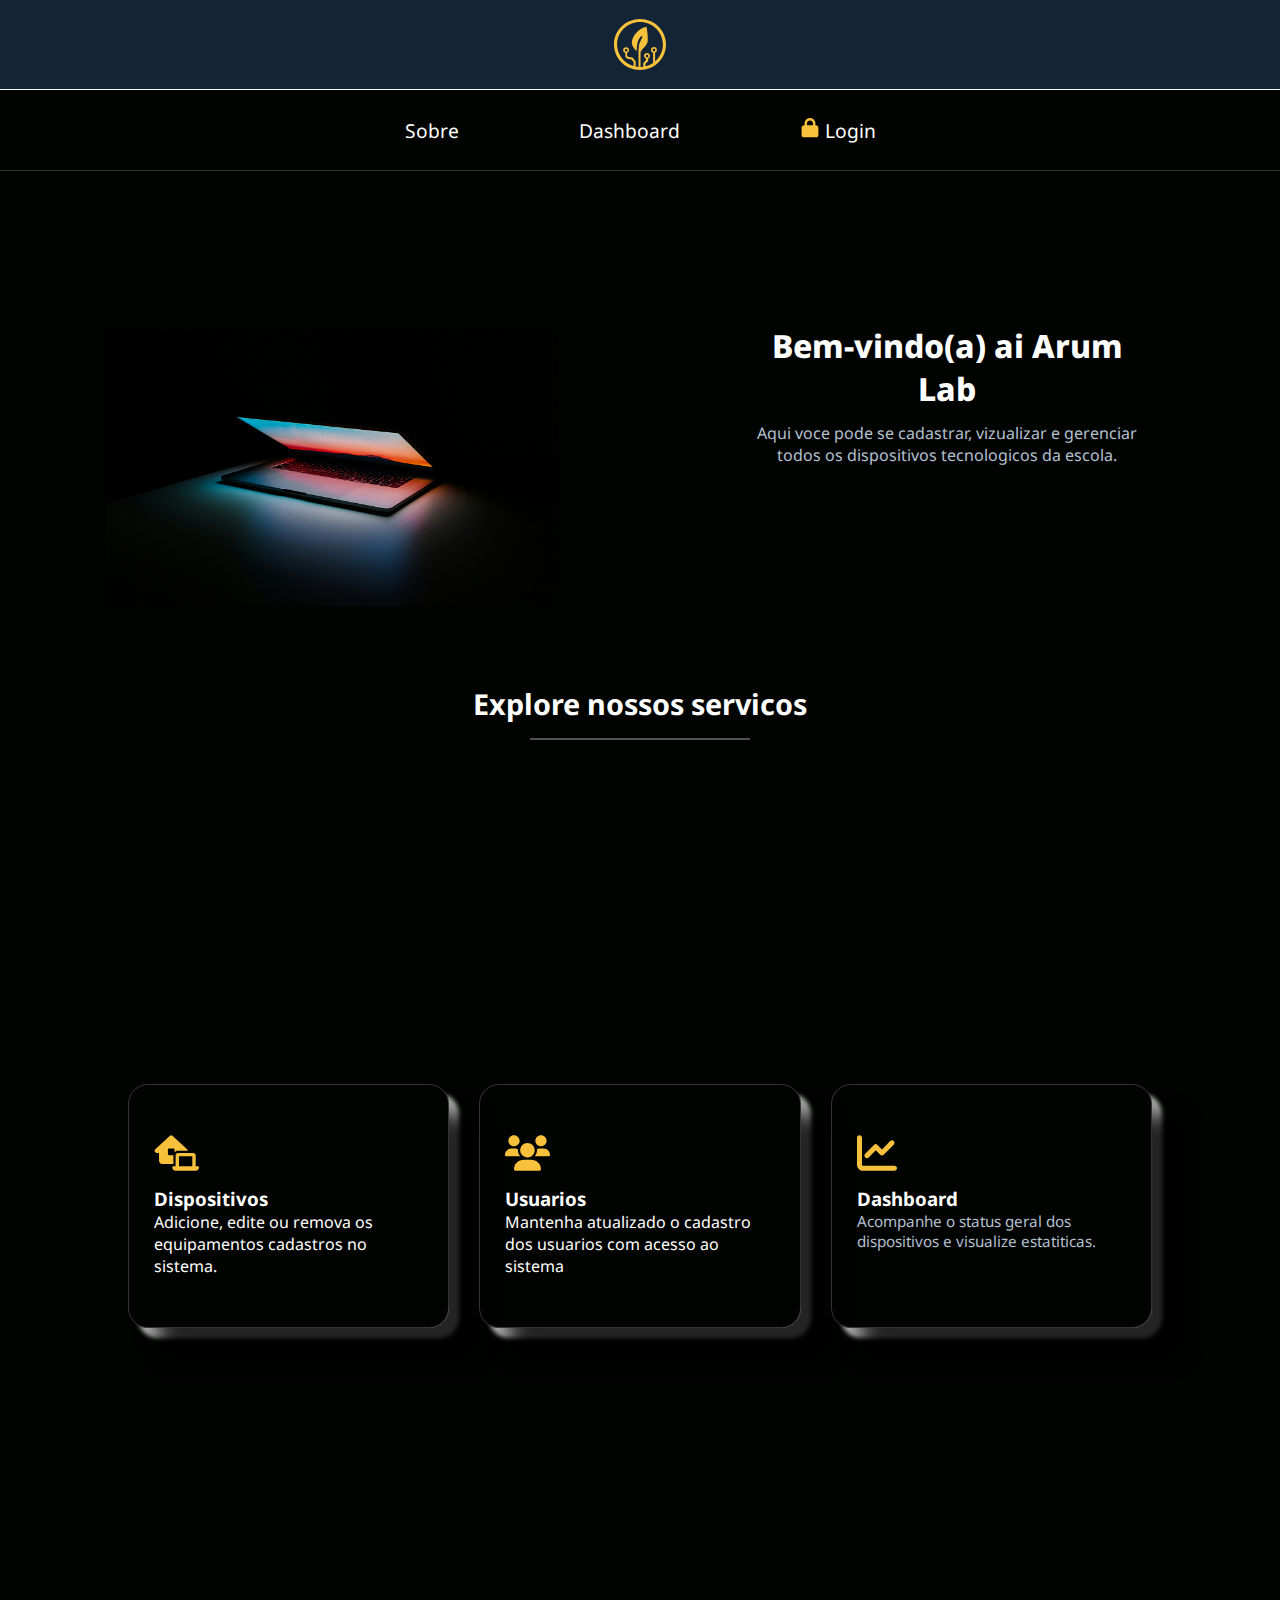
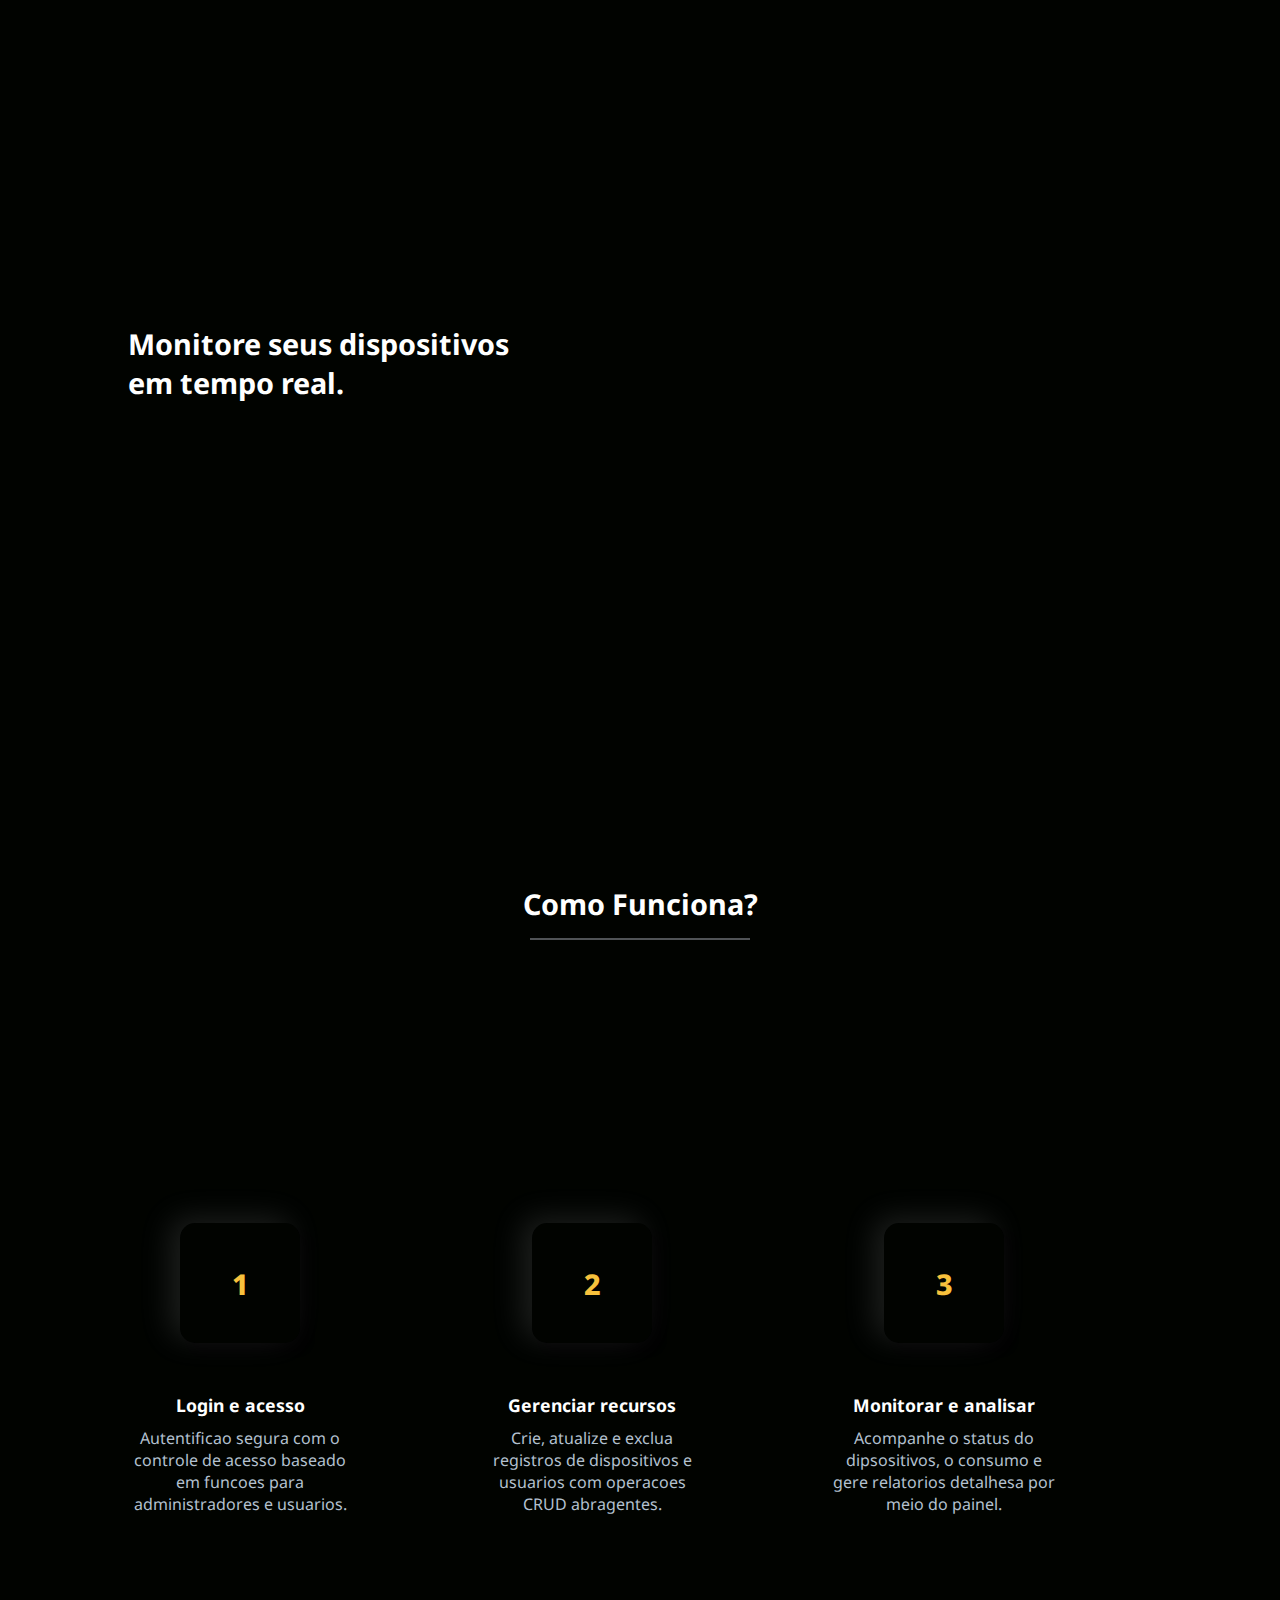
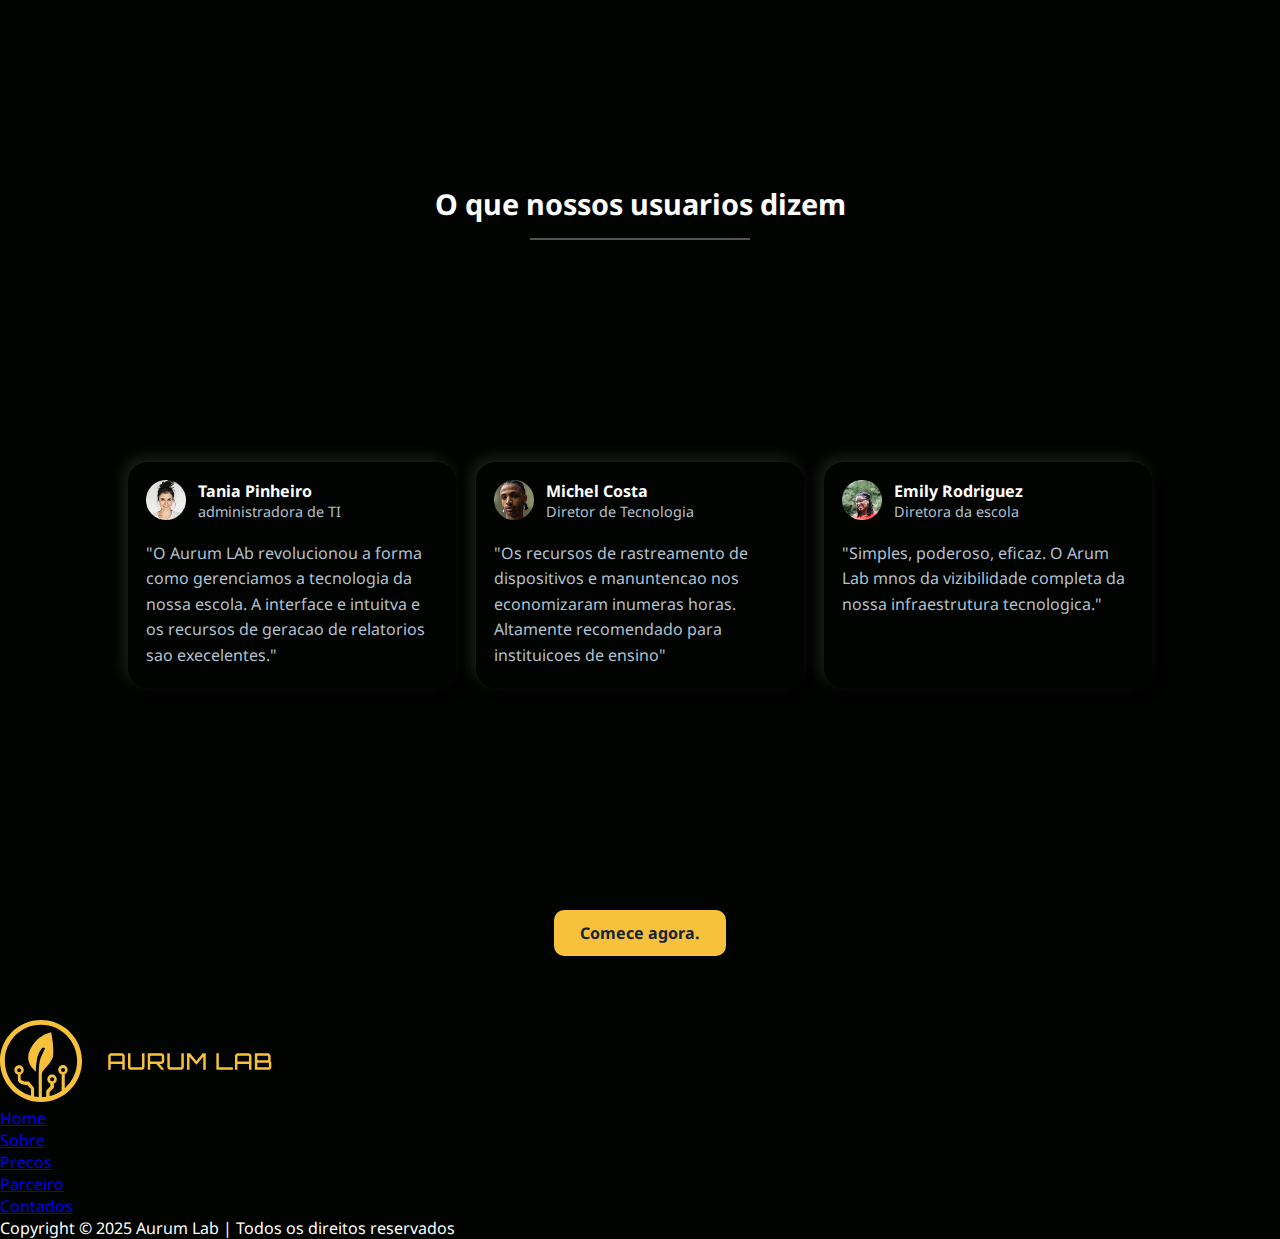
<file: index.html>
<!DOCTYPE html>
<html lang="pt-br">

<head>
    <meta charset="UTF-8" />
    <meta name="viewport" content="width=device-width, initial-scale=1.0" />
    <title>Arum Lab - Home</title>
    <link rel="stylesheet" href="style/style.css">
    <link rel="stylesheet" href="style/global.css">
</head>

<body>
    <header class="cabecalho">
        <!-- # faz um link e redreciona a mesma pagina -->
        <a href="#" class="barra-topo">
            <img src="assets/img/icone-logo.svg" alt="" class="logo" />
        </a>
        <nav class="navegacao">
            <!-- <ul> lista nao ordenada -->
            <ul class="lista-menu">
                <!-- li eh todos os intens da lista -->
                <li><a href="" class="link-ativo">Sobre</a></li>
                <li><a href="">Dashboard</a></li>
                <li>
                    <a href="" class="item-login">
                        <img class="cadeado" src="assets/icon/lock.svg" alt="" />
                        Login
                    </a>
                </li>
            </ul>
        </nav>
    </header>
    <main>
        <!--* SECAO BANNER  -->
        <section class="secao-banner">
            <div class="textos-banner">
                <h1 class="titulo-banner-principal">Bem-vindo(a) ai Arum Lab</h1>
                <p class="subtitulo-banner">Aqui voce pode se cadastrar, vizualizar e gerenciar todos os dispositivos
                    tecnologicos da escola.</p>
            </div>
        </section>
        <section class="secao-servicos">
            <div class="cabecalho-secao">
                <h2>Explore nossos servicos</h2>
                <!-- <span> eh uma tag para estilizar elementos especificos, exemplo no na frase Arum Lab, coloco o span so no lab, para assim estilizar somente o Lab -->
                <span class="linha-decorativa"></span>
            </div>
            <div class="grade-servicos">
                <div class="cartao-servico">
                    <img src="assets/icon/house-laptop.svg" alt="" class="icone">
                    <h3 class="titulo-cartao">Dispositivos</h3>
                    <p class="escricao-cartao">Adicione, edite ou remova os equipamentos cadastros no sistema.</p>
                </div>
                <div class="cartao-servico">
                    <img src="assets/icon/users.svg" alt="" class="icone">
                    <h3 class="titulo-cartao">Usuarios</h3>
                    <p class="dercricao-cartao">Mantenha atualizado o cadastro dos usuarios com acesso ao sistema</p>
                </div>
                <div class="cartao-servico">
                    <img src="assets/icon/chart-line.svg" alt="" class="icone">
                    <h3 class="titulo-cartao">Dashboard</h3>
                    <p class="descricao-cartao"> Acompanhe o status geral dos dispositivos e visualize estatiticas.</p>
                </div>
            </div>
        </section>
        <!--* Secao Monitoramento -->
        <section class="secao-monitoramento">
            <h2 class="titulo-banner-meio">Monitore seus dispositivos em tempo real.</h2>
        </section>
        <section class="secao-como-funciona">
            <div class="cabecalho-secao">
                <h2 class="titulo-secao">Como Funciona?</h2>
                <span class="linha-decorativa"></span>
            </div>
            <div class="grade-passos">
                <div class="passo">
                    <span class="numero-passo">1</span>
                    <h3 class="titulo-passo">Login e acesso</h3>
                    <p class="texto-passo">Autentificao segura com o controle de acesso baseado em funcoes para
                        administradores e usuarios.</p>
                </div>
                <div class="passo">
                    <span class="numero-passo">2</span>
                    <h3 class="titulo-passo">Gerenciar recursos</h3>
                    <p class="texto-passo">Crie, atualize e exclua registros de dispositivos e usuarios com operacoes
                        CRUD abragentes.</p>
                </div>
                <div class="passo">
                    <span class="numero-passo">3</span>
                    <h3 class="titulo-passo">Monitorar e analisar</h3>
                    <p class="texto-passo">Acompanhe o status do dipsositivos, o consumo e gere relatorios detalhesa por
                        meio do painel.</p>
                </div>
            </div>
        </section>
        <!--* Secao Depoimentos -->
        <section class="secao-depoimentos">
            <div class="cabecalho-secao">
                <h2 class="titulo-secao"> O que nossos usuarios dizem</h2>
                <span class="linha-decorativa"></span>
            </div>
            <div class="grade-depoimento">
                <div class="depoimento">
                    <div class="topo-depoimento">
                        <img class="foto-usuario" src="assets/img/img-user1.png" alt="">
                        <div>
                            <h3 class="nome-usuario">Tania Pinheiro</h3>
                            <p class="cargo-usuario">administradora de TI</p>
                        </div>
                    </div>
                    <p class="texto-depoimento">
                        "O Aurum LAb revolucionou a forma como gerenciamos a tecnologia da nossa escola. A interface e
                        intuitva e os recursos de geracao de relatorios sao execelentes."
                    </p>
                </div>
                <div class="depoimento">
                    <div class="topo-depoimento">
                        <img class="foto-usuario" src="assets/img/img-user2.png" alt="" class="foto-usuario">
                        <div>
                            <h3 class="nome-usuario">Michel Costa</h3>
                            <p class="cargo-usuario">Diretor de Tecnologia</p>
                        </div>
                    </div>
                    <p class="texto-depoimento">
                        "Os recursos de rastreamento de dispositivos e manuntencao nos economizaram inumeras horas. Altamente recomendado para instituicoes de ensino"
                    </p>
                </div>
                <div class="depoimento">
                    <div class="topo-depoimento">
                        <img src="assets/img/img-user3.png" alt="" class="foto-usuario">
                        <div>
                            <h3 class="nome-usuario">Emily Rodriguez</h3>
                            <p class="cargo-usuario">Diretora da escola</p>
                        </div>
                    </div>
                    <p class="texto-depoimento">
                        "Simples, poderoso, eficaz. O Arum Lab mnos da vizibilidade completa da nossa infraestrutura tecnologica."
                    </p>
                </div>
            </div>
            <a href="" class="botao-primario">Comece agora.</a>
        </section>
    </main>
    <!--* Rodape -->
    <footer class="rodape">
        <div class="rodape-conteudo">
            <a href="#">
                <img src="assets/img/logo-horizontal.svg" alt="" class="logo-rodape">
            </a>
            <nav>
                <ul class="lista-rodape">
                    <li><a href="#">Home</a></li>
                    <li><a href="#">Sobre</a></li>
                    <li><a href="#">Precos</a></li>
                    <li><a href="#">Parceiro</a></li>
                    <li><a href="#">Contados</a></li>
                </ul>
            </nav>
        </div>
        <div class="final-rodape">
            <div class="linha-divisoria"></div>
            <p class="direitos">
                Copyright © 2025 Aurum Lab | Todos os direitos reservados
            </p>
        </div>
    </footer>
</body>

</html>
</file>
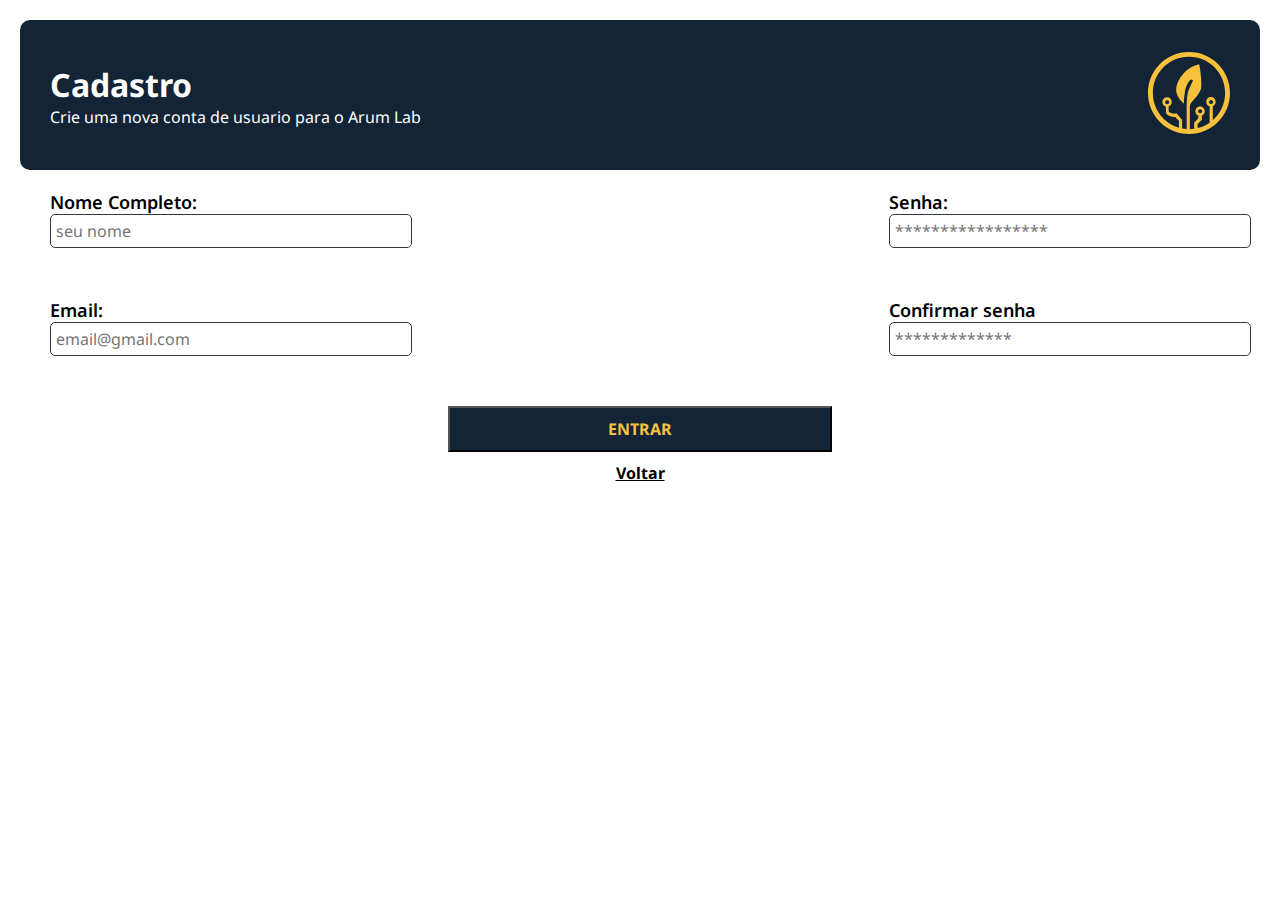
<file: cadastro.html>
<!DOCTYPE html>
<html lang="pt-br">

<head>
    <meta charset="UTF-8">
    <meta name="viewport" content="width=device-width, initial-scale=1.0">
    <title>Cadastro</title>
    <link rel="stylesheet" href="style/global.css">
    <link rel="stylesheet" href="style/cadastro.css">
</head>

<body>
    <main class="container-cadastro">
        <div class="topo-cadastro">
            <div class="cadastro">
                <h2 class="cadastro-escrito">Cadastro</h2>
                <p class="descricao"> Crie uma nova conta de usuario para o Arum Lab</p>
            </div>
            <div class="imagem">
                <img src="assets/img/icone-logo.svg" alt="">
            </div>
        </div>
        <!--* Lado esquerdo -->
        <div class="dados">
            <section class="lado-esquerdo">
                <form class="campo-nome">
                    <label for="nome-usuario">Nome Completo:</label>
                    <input type="name" id="name" placeholder="seu nome">
                </form>

                <form class="campo-email">
                    <label for="email">Email:</label>
                    <input type="email" id="email" placeholder="email@gmail.com">
                </form>
            </section>

            <!--* Lado direito -->
            <section class="lado-direito">
                <form class="campo-senha">
                    <label for="senha">Senha:</label>
                    <input type="password" id="senha" placeholder="*****************">
                </form>
                <form class="campo-confirmar-senha">
                    <label for="confirmar-senha">Confirmar senha</label>
                    <input type="password" id="senha" placeholder="*************">
                </form>
            </section>
        </div>

        <button class="entrar" type="submit">ENTRAR</button>
        <a href="#" class="link-voltar">Voltar</a>

    </main>

</body>

</html>
</file>
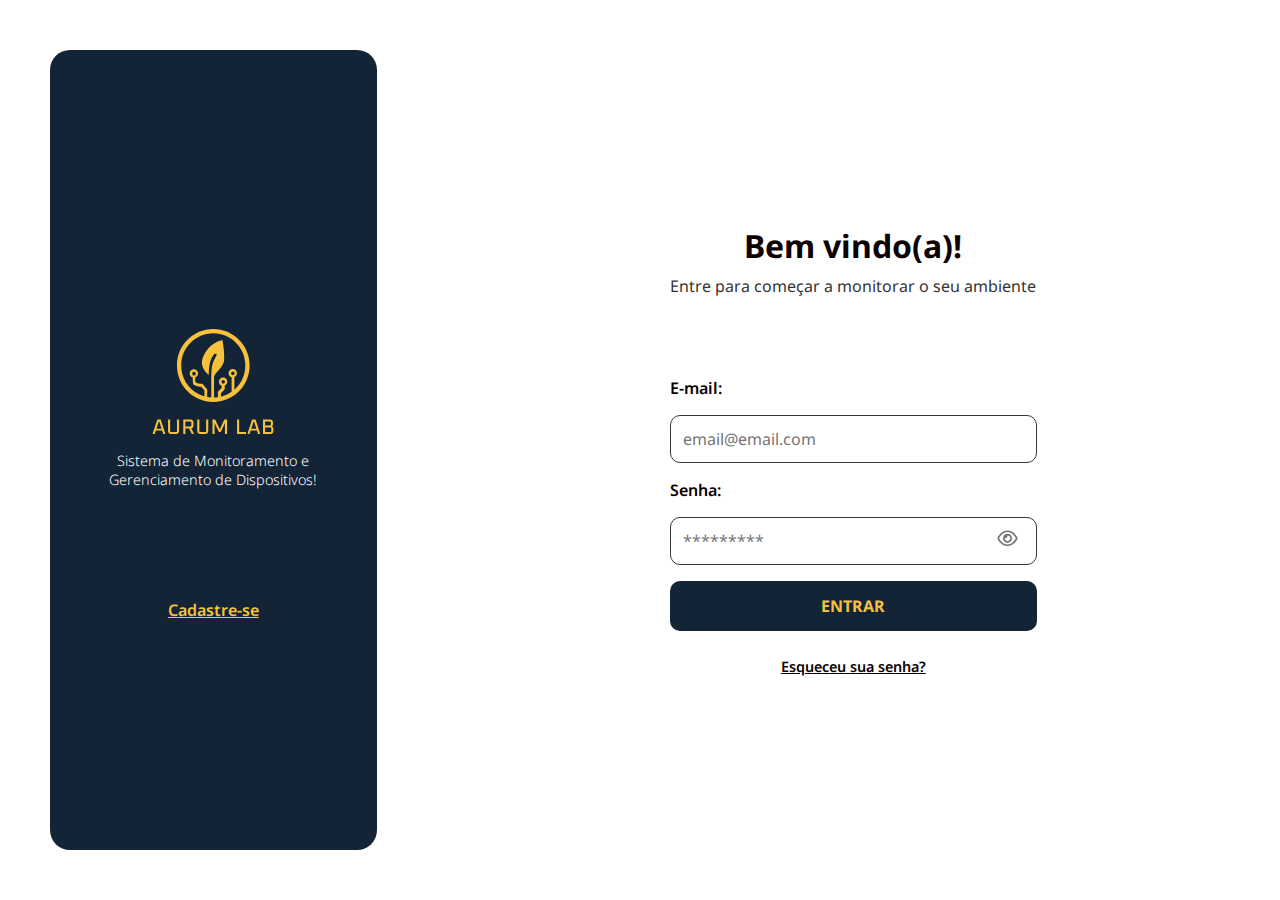
<file: login.html>
<!DOCTYPE html>
<html lang="pt-br">
<head>
  <meta charset="UTF-8">
  <meta name="viewport" content="width=device-width, initial-scale=1.0">
  <title>Aurum Lab - Login</title>
  <link rel="stylesheet" href="style/login.css">
  <link rel="stylesheet" href="style/global.css">
</head>
<body>
  <main class="container-login">
    <!-- Lado esquerdo -->
    <aside class="painel-esquerdo">
      <img src="assets/img/logo-vertical.svg" alt="Logotipo Aurum Lab" class="logo">
      <img class="logo-resp" src="assets/img/icone-logo.svg" alt="">
      <p class="descricao">Sistema de Monitoramento e Gerenciamento de Dispositivos!</p>
      <a href="#" class="link-cadastro">Cadastre-se</a>
    </aside>

    <!-- Lado direito -->
    <section class="painel-direito">
      <header class="cabecalho-login">
        <h2 class="titulo-login">Bem vindo(a)!</h2>
        <p class="subtitulo-login">Entre para começar a monitorar o seu ambiente</p>
      </header>

      <form class="form-login">
        <label for="email">E-mail:</label>
        <input type="email" id="email" placeholder="email@email.com" required>

        <label for="senha">Senha:</label>
        <div class="campo-senha">
          <input type="password" id="senha" placeholder="*********" required>
          <span class="icone-olho">
            <img src="assets/icon/eye.svg" alt="">
          </span>
        </div>

        <button type="submit" class="botao-login">ENTRAR</button>

        <a href="#" class="link-esqueci">Esqueceu sua senha?</a>

        <p class="erro-login">E-mail e senha incorretos</p>
      </form>
    </section>
  </main>
</body>
</html>
</file>
<file: style/style.css>
@import url('https://fonts.googleapis.com/css2?family=Noto+Sans:ital,wght@0,100..900;1,100..900&display=swap');

/** Ajustes */

:root{
    --fundo: #132437;
    --bg-home: #010300;
    --linha-decorativa: #C7CDD6;
    --texto-suave: #B3C0CF;
    --branco: #FFFFFF;
    --amarelo: #F7C13C;
    --borda-suave: rgba(255,255,255,0.2);
    --sombra-passo-clara: rgba(145,145,145, 0.2);
    --sombra-passo-escura: rgba(0,0,0,0.5);
    --sombra-neo-clara: rgba(255,255,255,0.7);
    --sombra-neo-escura: rgba(0,0,0,0.8);
}

*{
    box-sizing: border-box;
    margin: 0;
    padding: 0;
    font-family: "Noto Sans", sans-serif;
}

html{
    /* Deixa a rolagem do site mais suave */
    scroll-behavior: smooth;
}

body{
    color: var(--branco);
    background: var(--bg-home);
}

/** Cabecalho */

.cabecalho{
    display: flex;
    flex-direction: column;
    background: var(--fundo);
    box-shadow: 0 1px 0 var(--borda-suave);
}

.logo{
    width: 4%;
}

.barra-topo{
    display: flex;
    align-items: center;
    justify-content: center;
    padding: 40px 20 px;
    height: 10vh;
    border-bottom: 1px solid var(--branco);
}

.navegacao{
    display: flex;
    justify-content: center;
    align-items: center;
    height: 5vh;
    padding: 40px;
    background-color: var(--bg-home);
}

.lista-menu{
    display: flex;
    align-items: center;
    justify-content: center;
    /* tira a marcacoes das listas */
    list-style: none;
    gap: 10%;
    width: 100%;
}

/* Vai mexer todos os a na list-menu */
.lista-menu a{
    color: var(--branco);
    font-size: 1.2em;
    text-decoration: none;
}

.lista-menu a:hover{
    opacity: 0.5;
}

.lista-login{
    display: flex;
    align-items: center;
    gap: 8px;
}

.cadeado{
    height: 20px;
    width: 20px;
}

.secao-banner{
    background-image: url("../assets/img/Banner\ Home.png");
    background-position: 20% bottom;
    /* O porque do background-repeat eh que supondo que o a imagem tem 500px 500px e eu tiver uma imagem 100px 100px o CSS vai repetir a imagem ate preencher todo o espaco vazio */
    background-repeat: no-repeat;
    background-size: 70%;

    display: flex;
    flex-direction: column;
    justify-content: center;
    align-items: flex-end;
    height: 50vh;
    padding: 0 10%;
}

.textos-banner{
    display: flex;
    flex-direction: column;
    align-items: center;
    justify-content: center;
    text-align: center;
    max-width: 40%;
}

.titulo-banner-principal{
    font-size: 2rem;
    font-weight: 800;
    margin-bottom: 12px;
}

.subtitulo-banner{
    text-align: center;
    color: var(--texto-suave);
}

/* SERVICOS */

.secao-servicos{
    display: flex;
    flex-direction: column;
    align-items: center;
    justify-content: space-between;
    height: 100vh;
    background-color: var(--bg-home);
    padding: 5% 10% 15%;
}

h2{
    font-size: 1.8em;
    font-weight: 700;
    margin-bottom: 15px;
}

.linha-decorativa{
    width: 220px;
    height: 2px;
    background-color: var(--linha-decorativa);
    opacity: 0.4;
}

.cabecalho-secao{
    display: flex;
    flex-direction: column;
    align-items: center;
}

.grade-servicos{
    /* display: grid cria colunas com o mesmo tamanhos */
    display: grid;
    /* Escolhe o tamanho que voce quer que as colunas prenchao a tela, voce pode usar repeat para escolher quantas vezes for repetir e o frames de espacos, ou manualmente colocando 1fr, 1fr, 1fr */
    grid-template-columns: repeat(3, 1fr);
    gap: 30px;
}

.cartao-servico{
    border-radius: 20px;
    padding: 50px 25px;
    /* eixo x, eixo y, blur, cor */
    box-shadow: 
        30px 30px 20px var(--sombra-neo-escura),
        10px 10px 4px var(--sombra-neo-clara);
    border: 1px solid var(--borda-suave);
}

.icone{
    height: 36px;
    margin-bottom: 10px;
}

.titulio-cartao{
    margin: 8px 0px;
    font-size: 1.2em;
    font-weight: 500;
    color: var(--branco);
}

.descricao-cartao{
    color: var(--texto-suave);
    font-size: 0.95em;
}

/** MONITORAMENTO */

.secao-monitoramento{
    background-image: url("../assets/img/Banner\ monitore\ dispositivos.png");
    background-repeat: no-repeat;
    background-position: center;
    background-size: cover;
    /* agora a imagem fiva e apenas os elemnetos sao movimentados */
    background-attachment: fixed;
    width: 100%;
    height: 100vh;
    padding: 80px 0;
    display: flex;
    align-items: center;
}

.titulo-banner-meio{
    font-size: 1.8rem;
    align-items: center;
    width: 400px;
    margin-left: 10%;
}

/** COMO FUNCIONA */

.secao-como-funciona{
    padding: 5% 10% 10%;
    display: flex;
    flex-direction: column;
    align-items: center;
    gap: 40%;
    height: 100vh;
}

.grade-passos{
    display: grid;
    grid-template-columns: repeat(3, 1fr);
    gap: 32px;
    justify-content: center;
}

.passo{
    display: flex;
    flex-direction: column;
    align-items: center;
    text-align: center;
    max-width: 70%;
}

.numero-passo{
    display: flex;
    align-items: center;
    justify-content: center;
    width: 120px;
    height: 120px;
    border-radius: 15px;
    font-weight: 800;
    font-size: 1.8rem;
    color: var(--amarelo);
    /* eixo x, eixo y, blur, cor */
    box-shadow: 
        -10px -5px 30px var(--sombra-passo-clara),
        10px 10px 4px var(--sombra-passo-escura);
    margin-bottom: 50px;
}

.titulo-passo{
    margin-bottom: 10px;
    font-size: 1.1rem;
}

.texto-passo{
    color: var(--texto-suave);
}

.secao-depoimentos{
    display: flex;
    flex-direction: column;
    justify-content: space-between;
    align-items: center;
    padding: 5% 10%;
    height: 100vh;
}

.grade-depoimento{
    display: grid;
    grid-template-columns: repeat(3, 1fr);
    gap: 20px;
}

.depoimento{
    display: flex;
    flex-direction: column;
    gap: 20px;
    border-radius: 20px;
    padding: 18px 18px 20px;
    box-shadow: 
    -5px -5px 15px var(--sombra-passo-clara),
    10px 10px 4px var(--sombra-passo-escura);
}

.topo-depoimento{
    display: flex;
    align-items: center;
    gap: 12px;
}

.foto-usuario{
    width: 40px;
    height: 40px;
}

.nome-usuario{
    font-size: 1em;
}

.cargo-usuario{
    color: var(--texto-suave);
    font-size: 0.90em;
}

.texto-depoimento{
    color: var(--texto-suave);
    line-height: 1.6;;
}

.botao-primario{
    background-color: var(--amarelo);
    color: var(--fundo);
    padding: 12px 26px;
    border-radius: 10px;
    text-decoration: none;
    font-weight: 700;
    transition: transform .15s ease;
}

/* O houver dps do botao diz que ao passar por cima do botao, acontecera a acao do bloco */
.botao-primario:hover{
    transform: translateY(-10px);
    background-color: #d4a01a;
}

/** RODAPE */
</file>
<file: style/global.css>
@import url('https://fonts.googleapis.com/css2?family=Noto+Sans:ital,wght@0,100..900;1,100..900&display=swap');

/** Ajustes */

:root{
    --fundo: #132437;
    --bg-home: #010300;
    --linha-decorativa: #C7CDD6;
    --texto-suave: #B3C0CF;
    --branco: #FFFFFF;
    --amarelo: #F7C13C;
    --borda-suave: rgba(255,255,255,0.2);
    --sombra-passo-clara: rgba(145,145,145, 0.2);
    --sombra-passo-escura: rgba(0,0,0,0.5);
    --sombra-neo-clara: rgba(255,255,255,0.7);
    --sombra-neo-escura: rgba(0,0,0,0.8);
    --texto-escuro: #0C0101;
    --borda: #313A3E;
    --erro: #D40000;
}

*{
    box-sizing: border-box;
    margin: 0;
    padding: 0;
    font-family: "Noto Sans", sans-serif;
}

html{
    /* Deixa a rolagem do site mais suave */
    scroll-behavior: smooth;
}
</file>
<file: style/cadastro.css>
/** TOPO  */
.topo-cadastro {
  background-color: var(--fundo);
  color: var(--branco);
  display: flex;
  justify-content: space-between;
  margin: 20px;
  border-radius: 10px;
  height: 150px;
  align-items: center;
}

.imagem {
  margin-right: 30px;
}

.cadastro {
  margin: 40px 30px;
}

.cadastro-escrito {
  font-size: xx-large;
}

/** DADOS */
.dados {
  margin-left: 50px;
  margin-right: 150px;
  display: flex;
  justify-content: space-between;
  font-size: large;
  align-items: center;
  gap: 70px;
}

input {
  padding: 5px;
  border: 1px solid var(--borda);
  border-radius: 5px;
  font-size: 1rem;
  width: 150%;
}

label {
  font-weight: 600;
  align-self: flex-start;
}

.lado-esquerdo {
  display: flex;
  flex-direction: column;
  text-align: center;
  gap: 50px;
}

.campo-email {
  display: flex;
  flex-direction: column;
  align-items: self-start;
}

.campo-nome {
  display: flex;
  flex-direction: column;
  align-items: self-start;
}

.lado-direito {
  display: flex;
  flex-direction: column;
  text-align: center;
  gap: 50px;
}
.campo-senha {
  display: flex;
  flex-direction: column;
  align-items: self-start;
}

.campo-confirmar-senha {
  display: flex;
  flex-direction: column;
  align-items: self-start;
}

/** BOTOES */

.entrar {
  display: flex;
  justify-content: center;
  background-color: var(--amarelo);
  margin: auto;
  margin-top: 50px;
  width: 30%;
  font-weight: 700;
  font-size: 1rem;
  color: var(--amarelo);
  background-color: var(--fundo);
  padding: 10px;
}

.link-voltar{
  display: flex;
  justify-content: center;
  font-size: 1rem;
  font-weight: 700;
  margin-top: 10px;
  color: var(--texto-preto);
}
</file>
<file: style/login.css>
body{
    background-color: var(--branco);
    color: var(--texto-escuro);
}

.container-login{
    display: grid;
    grid-template-columns: 1fr 2fr;
    height: 100vh;
}

/** LADO ESQUERDO */

.painel-esquerdo{
    display: flex;
    flex-direction: column;
    align-items: center;
    justify-content: center;
    margin: 50px;
    padding: 40px;
    border-radius: 20px;
    text-align: center;
    background-color: var(--fundo);
    color: var(--branco);
}

.logo{
    width: 50%;
    margin: 50px 0 10px;
}

.descricao{
    margin: 0 0 60px;
    font-size: 0.9em;
    font-weight: 300;
}

.link-cadastro{
    color: var(--amarelo);
    font-weight: 600;
    margin-top: 50px;
    text-decoration: underline;
}

/** CADASTRO  */

.painel-direito{
    display: flex;
    flex-direction: column;
    justify-content: center;
    align-items: center;
    text-align: center;
    gap: 50px;
    padding: 40px 60px;
}

.cabecalho-login{
    margin-bottom: 30px;
}

.titulo-login{
    font-size: 2rem;
    margin: 0;
}

.subtitulo-login{
    margin: 8px 0 0;
    color: #333333;
}

.form-login{
    display: flex;
    flex-direction: column;
    align-items: center;
    width: 50%;
    gap: 16px;
}

label{
    font-weight: 600;
    align-self: flex-start;
}

input{
    padding: 12px;
    border: 1px solid var(--borda);
    border-radius: 10px;
    font-size: 1rem;
    width: 100%;
}

.campo-senha{
    display: flex;
    align-items: center;
    width: 100%;
    /* position relative serce para o elemento acompanhar a tela e o absolute fique sobre ela */
    position: relative;
}

.icone-olho{
    position: absolute;
    right: 5%;
    top: 50%;
    transform: translateY(-50%); /* Move o elemento para cima matade da sua altura*/
}

.botao-login{
    background-color: var(--fundo);
    color: var(--amarelo);
    padding: 14px;
    border: none;
    border-radius: 10px;
    font-weight: 700;
    font-size: 1rem;
    width: 100%;
}

.botao-login:hover{
    background-color: #26394E;
    cursor: pointer;
}

.link-esqueci{
    text-align: center;
    font-size: 0.9rem;
    text-decoration: underline;
    font-weight: 600;
    color: var(--texto-escuro);
    margin-top: 10px;
}

.erro-login{
    color: var(--erro);
    font-weight: 600;
    text-align: center;
    margin-top: 20px;
    display: none;
}

.logo-resp{
    display: none;
}

/**  */
@media(max-width: 900px){
    .container-login{
        grid-template-columns: 1fr;
    }

    .descricao{
        font-size: 1.1em;
        max-width: 55%;
    }

    .logo{
        display: none;
    }

    .logo-resp{
        display: inline;
    }
}

@media(max-width: 600px){

}
</file>
